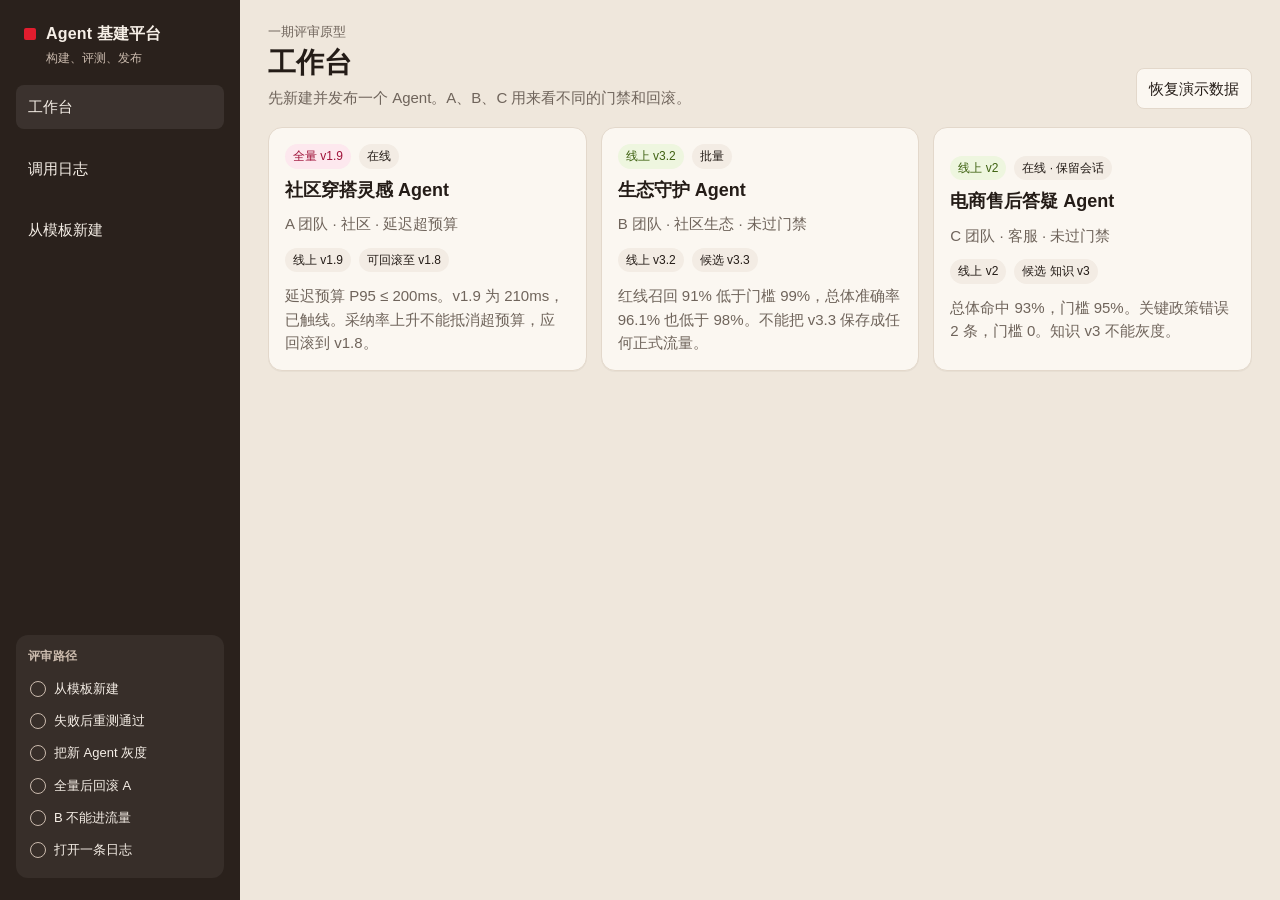
<file: index.html>
<!DOCTYPE html>
<html lang="zh-CN">
<head>
  <meta charset="UTF-8" />
  <meta http-equiv="refresh" content="0; url=prototype/index.html" />
  <title>Agent 基建平台 · 一期原型</title>
  <link rel="canonical" href="prototype/index.html" />
</head>
<body>
  <p><a href="prototype/index.html">打开 Agent 基建平台原型</a></p>
</body>
</html>
</file>
<file: prototype/styles.css>
:root {
  --bg: #efe7dc;
  --paper: #fbf7f1;
  --ink: #241c17;
  --muted: #6f645b;
  --line: #e3d8cb;
  --accent: #9a3412;
  --accent-ink: #fffaf6;
  --ok: #3f6212;
  --ok-bg: #eef6df;
  --warn: #92400e;
  --warn-bg: #fbf0dc;
  --bad: #9f1239;
  --bad-bg: #fde8ee;
  --info: #1e3a5f;
  --info-bg: #e7eef6;
  --shadow: 0 1px 0 rgba(36, 28, 23, 0.04);
  font-family: "Segoe UI", "PingFang SC", "Microsoft YaHei", sans-serif;
}

* { box-sizing: border-box; }
html, body { margin: 0; height: 100%; }
body {
  background: var(--bg);
  color: var(--ink);
  font-size: 15px;
  line-height: 1.55;
}
button, input, textarea { font: inherit; color: inherit; }
button { cursor: pointer; }
#app { min-height: 100%; }

.shell {
  display: grid;
  grid-template-columns: 240px 1fr;
  min-height: 100vh;
}

.nav {
  background: #2a211c;
  color: #f6efe7;
  padding: 22px 16px;
  display: flex;
  flex-direction: column;
  gap: 18px;
}
.brand {
  display: flex;
  gap: 10px;
  align-items: flex-start;
  padding: 0 8px;
}
.mark {
  width: 12px;
  height: 12px;
  margin-top: 6px;
  background: #e11d2e;
  border-radius: 2px;
  flex: none;
}
.brand b { display: block; font-size: 16px; letter-spacing: 0.01em; }
.brand span { display: block; color: #cbbbae; font-size: 12px; margin-top: 2px; }
.nav button.nav-item {
  width: 100%;
  text-align: left;
  background: transparent;
  color: #f6efe7;
  border: 0;
  border-radius: 8px;
  padding: 10px 12px;
}
.nav button.nav-item.active,
.nav button.nav-item:hover { background: rgba(255, 250, 246, 0.08); }
.guide {
  margin-top: auto;
  background: rgba(255, 250, 246, 0.06);
  border-radius: 12px;
  padding: 12px;
}
.guide h2 {
  margin: 0 0 8px;
  font-size: 12px;
  font-weight: 600;
  letter-spacing: 0.04em;
  color: #cbbbae;
}
.guide button {
  width: 100%;
  display: flex;
  gap: 8px;
  align-items: flex-start;
  text-align: left;
  background: transparent;
  color: #f6efe7;
  border: 0;
  padding: 6px 2px;
  font-size: 13px;
}
.tick {
  width: 16px;
  height: 16px;
  border-radius: 99px;
  border: 1px solid #cbbbae;
  display: inline-grid;
  place-items: center;
  font-size: 11px;
  flex: none;
  margin-top: 2px;
}
.tick.on { background: #d9f99d; color: #1a2e05; border-color: #d9f99d; }

.main { padding: 22px 28px 48px; }
.top {
  display: flex;
  justify-content: space-between;
  align-items: flex-end;
  gap: 16px;
  margin-bottom: 18px;
}
.crumb { color: var(--muted); font-size: 13px; margin: 0 0 4px; }
h1 { font-size: 28px; line-height: 1.2; margin: 0; font-weight: 650; }
.sub { margin: 6px 0 0; color: var(--muted); }

.row { display: flex; gap: 8px; flex-wrap: wrap; align-items: center; }
.btn {
  border-radius: 8px;
  border: 1px solid var(--line);
  background: var(--paper);
  padding: 8px 12px;
}
.btn.primary { background: var(--accent); color: var(--accent-ink); border-color: var(--accent); }
.btn.danger { background: var(--bad); color: white; border-color: var(--bad); }
.btn:disabled, .btn.blocked {
  background: #efe8e0;
  color: #8a7d73;
  border-color: #e5dcd2;
}

.grid { display: grid; grid-template-columns: repeat(3, 1fr); gap: 14px; }
.card, .panel {
  background: var(--paper);
  border: 1px solid var(--line);
  border-radius: 14px;
  box-shadow: var(--shadow);
}
.card { padding: 16px; text-align: left; width: 100%; }
.card h3, .panel h3 { margin: 8px 0; font-size: 18px; }
.card p, .panel p { margin: 0; color: var(--muted); }
.meta { display: flex; gap: 8px; flex-wrap: wrap; margin-top: 12px; }
.pill {
  font-size: 12px;
  border-radius: 99px;
  padding: 3px 8px;
  background: #f3ece4;
  color: var(--ink);
}
.pill.gray { background: var(--warn-bg); color: var(--warn); }
.pill.stable, .pill.ok { background: var(--ok-bg); color: var(--ok); }
.pill.bad { background: var(--bad-bg); color: var(--bad); }
.pill.info, .pill.pending, .pill.draft { background: var(--info-bg); color: var(--info); }

.layout { display: grid; grid-template-columns: 1.4fr 0.8fr; gap: 14px; }
.panel { padding: 16px 18px 18px; }
.panel + .panel { margin-top: 14px; }
.stack { display: flex; flex-direction: column; gap: 14px; }

table { width: 100%; border-collapse: collapse; font-variant-numeric: tabular-nums; }
th, td { text-align: left; padding: 8px 6px; border-bottom: 1px solid var(--line); font-size: 14px; }
th { color: var(--muted); font-weight: 600; font-size: 12px; }
.better { color: var(--ok); }
.worse { color: var(--bad); }

.callout {
  border-radius: 10px;
  padding: 10px 12px;
  background: var(--warn-bg);
  color: #7c2d12;
  margin: 0 0 12px;
}
.callout.bad { background: var(--bad-bg); color: var(--bad); }
.callout.ok { background: var(--ok-bg); color: #365314; }

label { display: block; font-size: 13px; color: var(--muted); margin-bottom: 6px; }
input[type="text"], textarea, select {
  width: 100%;
  border: 1px solid var(--line);
  background: white;
  border-radius: 8px;
  padding: 8px 10px;
}
.field { margin-bottom: 10px; }
.samples { margin: 8px 0 0; padding-left: 18px; }
.samples li { margin: 6px 0; }
textarea { min-height: 72px; resize: vertical; }
input[type="range"] { width: 100%; accent-color: var(--accent); }
.slider-row { display: flex; justify-content: space-between; align-items: baseline; }
.slider-row strong { font-size: 22px; font-variant-numeric: tabular-nums; }

.templates { display: grid; grid-template-columns: repeat(3, 1fr); gap: 10px; margin-bottom: 14px; }
.template {
  text-align: left;
  border-radius: 12px;
  border: 1px solid var(--line);
  background: white;
  padding: 12px;
}
.template.on { border-color: var(--accent); box-shadow: inset 0 0 0 1px var(--accent); }

.log {
  width: 100%;
  text-align: left;
  border: 0;
  border-bottom: 1px solid var(--line);
  background: transparent;
  padding: 12px 4px;
  display: grid;
  grid-template-columns: 120px 1fr auto;
  gap: 8px;
}
.log b { font-weight: 650; }
.kv { display: grid; grid-template-columns: 88px 1fr; gap: 6px 10px; margin-top: 8px; }
.kv span { color: var(--muted); }

.output {
  white-space: pre-wrap;
  background: #fff;
  border-radius: 8px;
  border: 1px solid var(--line);
  padding: 10px;
  min-height: 72px;
}
.toast {
  position: fixed;
  left: 50%;
  bottom: 18px;
  transform: translateX(-50%);
  background: var(--ink);
  color: #fffaf6;
  padding: 10px 14px;
  border-radius: 999px;
  max-width: min(560px, calc(100% - 32px));
}
.error { color: var(--bad); font-size: 13px; margin: 6px 0 0; }
.timeline { list-style: none; margin: 0; padding: 0; }
.timeline li { padding: 8px 0; border-bottom: 1px solid var(--line); }

@media (max-width: 980px) {
  .shell { grid-template-columns: 1fr; }
  .nav { position: sticky; top: 0; z-index: 2; }
  .guide { display: none; }
  .grid, .layout, .templates, .log { grid-template-columns: 1fr; }
  .main { padding: 16px; }
}
</file>
